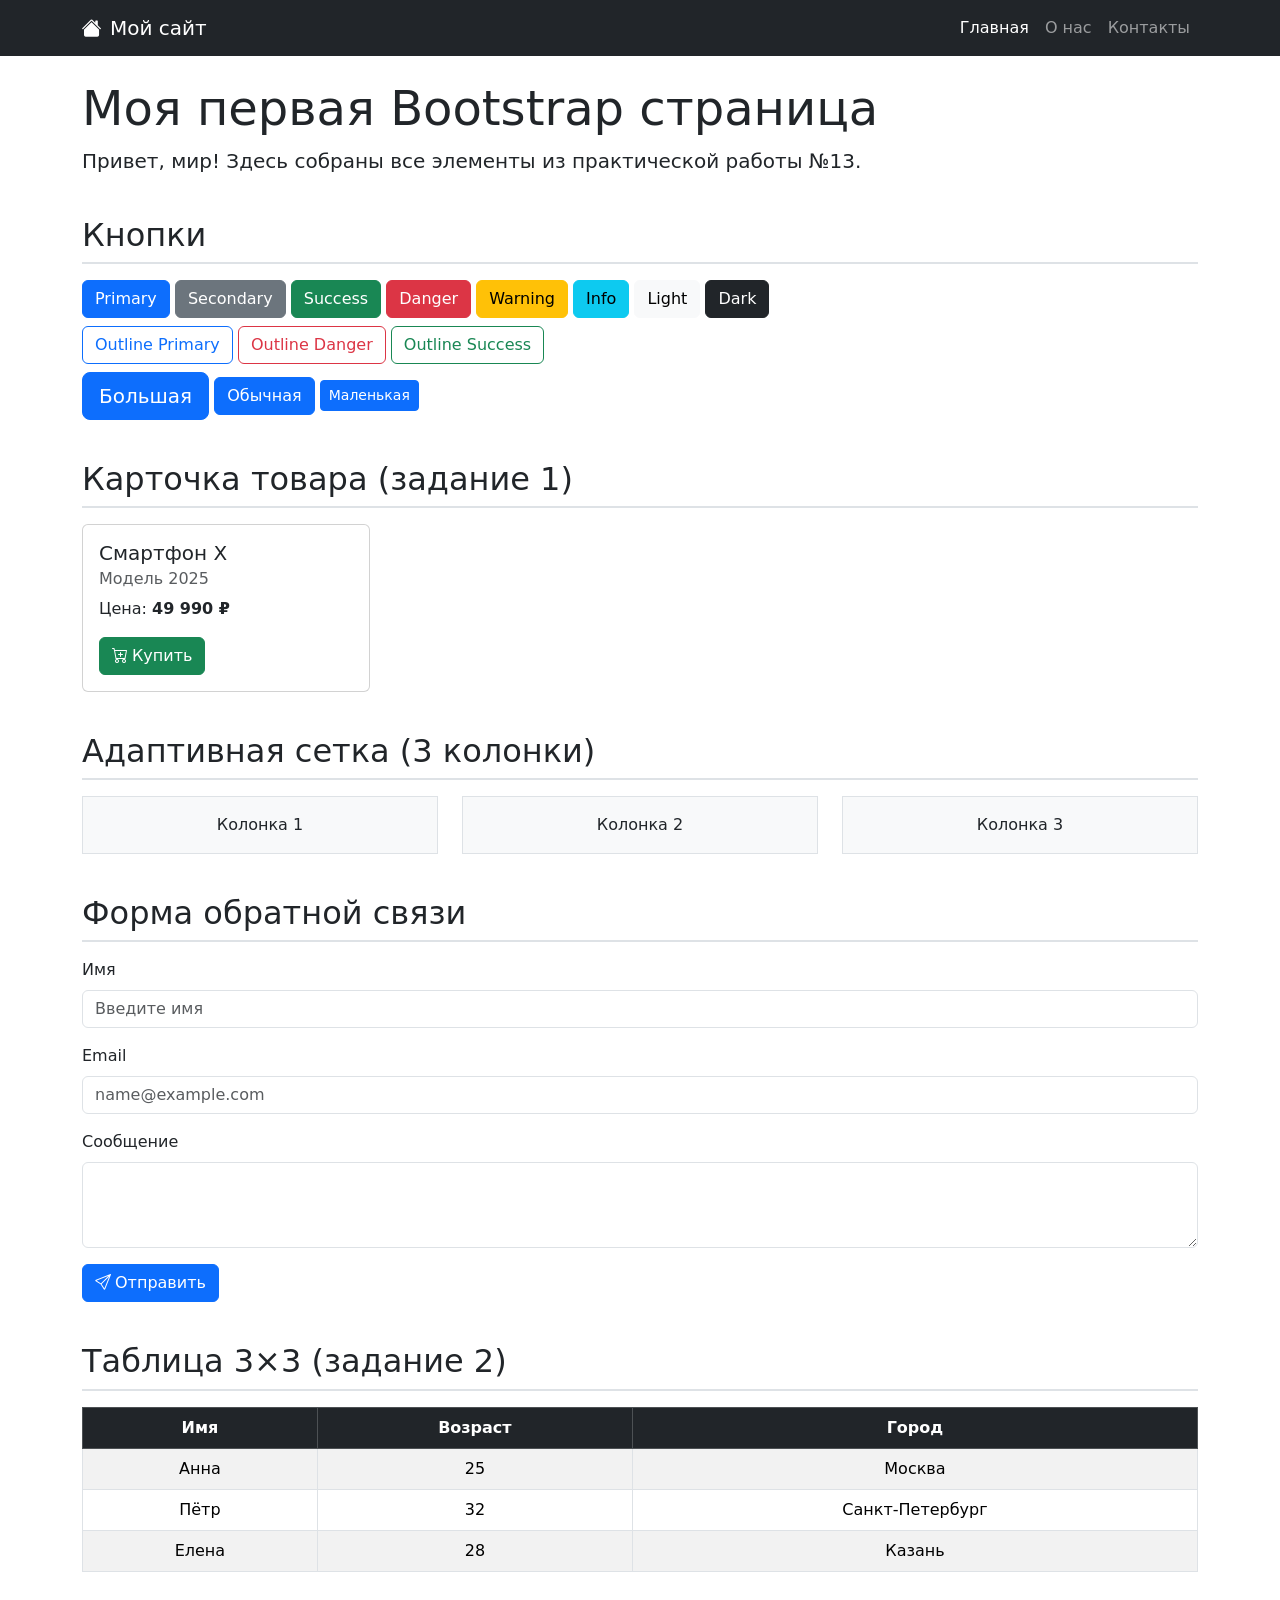
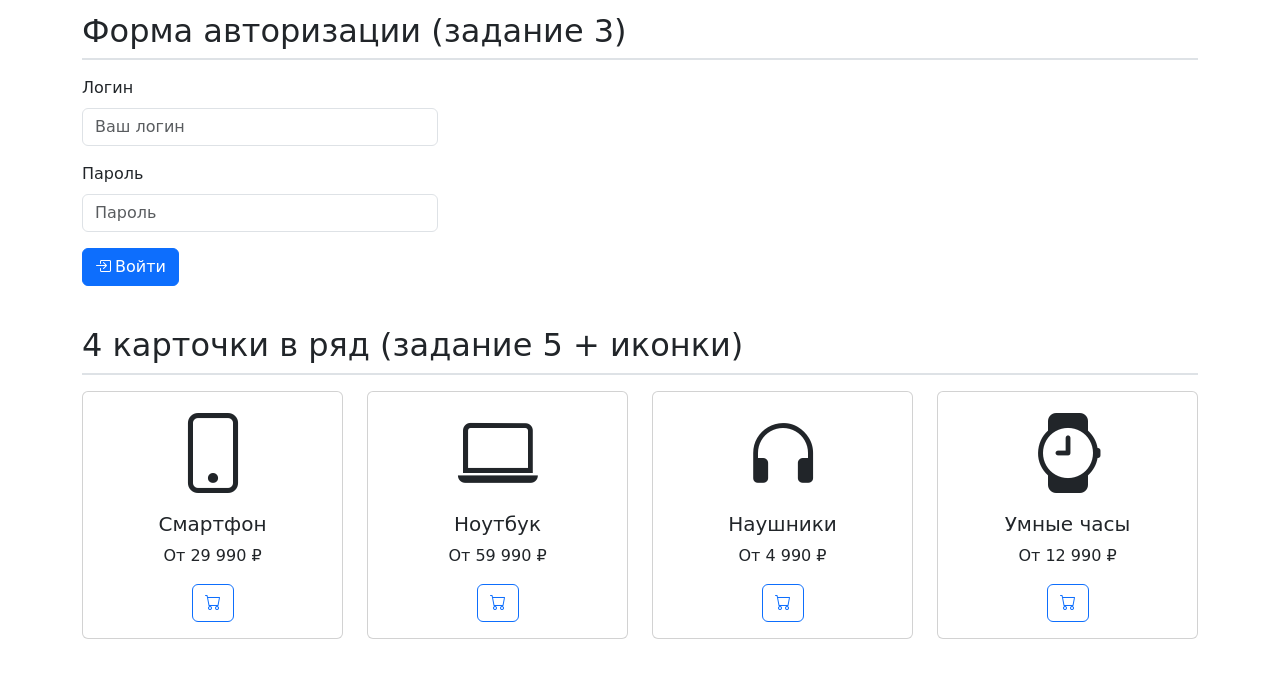
<file: bootstrap-sandbox/index.html>
<!DOCTYPE html>
<html lang="ru">
<head>
    <meta charset="UTF-8">
    <meta name="viewport" content="width=device-width, initial-scale=1.0">
    <title>Bootstrap песочница</title>
    <!-- Bootstrap CSS -->
    <link href="https://cdn.jsdelivr.net/npm/bootstrap@5.3.0/dist/css/bootstrap.min.css" rel="stylesheet">
    <!-- Bootstrap Icons (для задания 4) -->
    <link rel="stylesheet" href="https://cdn.jsdelivr.net/npm/bootstrap-icons@1.10.5/font/bootstrap-icons.css">
    <!-- Небольшие собственные стили (для красоты) -->
    <style>
        body { padding-bottom: 2rem; }
        .section-title { margin-top: 2.5rem; margin-bottom: 1rem; border-bottom: 2px solid #dee2e6; padding-bottom: 0.5rem; }
        .card-img-top { height: 150px; object-fit: cover; background: #f8f9fa; }
        .table-example td, .table-example th { text-align: center; }
    </style>
</head>
<body>



<!-- ====== Шаг 7. НАВИГАЦИОННАЯ ПАНЕЛЬ ====== -->
<nav class="navbar navbar-expand-lg bg-dark navbar-dark">
    <div class="container">
        <a class="navbar-brand" href="#"><i class="bi bi-house-fill me-2"></i>Мой сайт</a>
        <button class="navbar-toggler" type="button" data-bs-toggle="collapse" data-bs-target="#navbarNav">
            <span class="navbar-toggler-icon"></span>
        </button>
        <div class="collapse navbar-collapse" id="navbarNav">
            <ul class="navbar-nav ms-auto">
                <li class="nav-item"><a class="nav-link active" href="#">Главная</a></li>
                <li class="nav-item"><a class="nav-link" href="#">О нас</a></li>
                <li class="nav-item"><a class="nav-link" href="#">Контакты</a></li>
            </ul>
        </div>
    </div>
</nav>

<div class="container mt-4">


    <!-- ====== Шаг 2. ЗАГОЛОВОК ====== -->
    <h1 class="display-5">Моя первая Bootstrap страница</h1>
    <p class="lead">Привет, мир! Здесь собраны все элементы из практической работы №13.</p>




    <!-- ============================================================ -->
    <!-- ====== Шаг 3. КНОПКИ ====== -->
    <h2 class="section-title">Кнопки</h2>
    <div>
        <button class="btn btn-primary">Primary</button>
        <button class="btn btn-secondary">Secondary</button>
        <button class="btn btn-success">Success</button>
        <button class="btn btn-danger">Danger</button>
        <button class="btn btn-warning">Warning</button>
        <button class="btn btn-info">Info</button>
        <button class="btn btn-light">Light</button>
        <button class="btn btn-dark">Dark</button>
    </div>
    <div class="mt-2">
        <button class="btn btn-outline-primary">Outline Primary</button>
        <button class="btn btn-outline-danger">Outline Danger</button>
        <button class="btn btn-outline-success">Outline Success</button>
    </div>
    <div class="mt-2">
        <button class="btn btn-primary btn-lg">Большая</button>
        <button class="btn btn-primary">Обычная</button>
        <button class="btn btn-primary btn-sm">Маленькая</button>
    </div>




    <!-- ============================================================ -->
    <!-- ====== ЗАДАНИЕ 1 – Карточка товара ====== -->
    <h2 class="section-title">Карточка товара (задание 1)</h2>
    <div class="card" style="width: 18rem;">
        <div class="card-body">
            <h5 class="card-title">Смартфон X</h5>
            <h6 class="card-subtitle text-muted">Модель 2025</h6>
            <p class="card-text mt-2">Цена: <strong>49 990 ₽</strong></p>
            <a href="#" class="btn btn-success"><i class="bi bi-cart-plus me-1"></i>Купить</a>
        </div>
    </div>




    <!-- ============================================================ -->
    <!-- ====== Шаг 5. АДАПТИВНАЯ СЕТКА ====== -->
    <h2 class="section-title">Адаптивная сетка (3 колонки)</h2>
    <div class="row">
        <div class="col-md-4"><div class="bg-light p-3 border text-center">Колонка 1</div></div>
        <div class="col-md-4"><div class="bg-light p-3 border text-center">Колонка 2</div></div>
        <div class="col-md-4"><div class="bg-light p-3 border text-center">Колонка 3</div></div>
    </div>



    <!-- ============================================================ -->
    <!-- ====== Шаг 6. ФОРМА ОБРАТНОЙ СВЯЗИ ====== -->
    <h2 class="section-title">Форма обратной связи</h2>
    <form>
        <div class="mb-3">
            <label for="name" class="form-label">Имя</label>
            <input type="text" class="form-control" id="name" placeholder="Введите имя">
        </div>
        <div class="mb-3">
            <label for="email" class="form-label">Email</label>
            <input type="email" class="form-control" id="email" placeholder="name@example.com">
        </div>
        <div class="mb-3">
            <label for="message" class="form-label">Сообщение</label>
            <textarea class="form-control" id="message" rows="3"></textarea>
        </div>
        <button type="submit" class="btn btn-primary"><i class="bi bi-send me-1"></i>Отправить</button>
    </form>



    <!-- ============================================================ -->
    <!-- ====== ЗАДАНИЕ 2 – Таблица 3×3 ====== -->
    <h2 class="section-title">Таблица 3×3 (задание 2)</h2>
    <table class="table table-striped table-bordered table-example">
        <thead class="table-dark">
            <tr><th>Имя</th><th>Возраст</th><th>Город</th></tr>
        </thead>
        <tbody>
            <tr><td>Анна</td><td>25</td><td>Москва</td></tr>
            <tr><td>Пётр</td><td>32</td><td>Санкт-Петербург</td></tr>
            <tr><td>Елена</td><td>28</td><td>Казань</td></tr>
        </tbody>
    </table>



    <!-- ============================================================ -->
    <!-- ====== ЗАДАНИЕ 3 – Форма авторизации ====== -->
    <h2 class="section-title">Форма авторизации (задание 3)</h2>
    <div class="row">
        <div class="col-md-6 col-lg-4">
            <form>
                <div class="mb-3">
                    <label for="login" class="form-label">Логин</label>
                    <input type="text" class="form-control" id="login" placeholder="Ваш логин">
                </div>
                <div class="mb-3">
                    <label for="password" class="form-label">Пароль</label>
                    <input type="password" class="form-control" id="password" placeholder="Пароль">
                </div>
                <button type="submit" class="btn btn-primary"><i class="bi bi-box-arrow-in-right me-1"></i>Войти</button>
            </form>
        </div>
    </div>



    <!-- ============================================================ -->
    <!-- ====== ЗАДАНИЕ 5 – 4 карточки в ряд (с иконками) ====== -->
    <h2 class="section-title">4 карточки в ряд (задание 5 + иконки)</h2>
    <div class="row">
        <!-- Карточка 1 -->
        <div class="col-sm-6 col-md-3 mb-4">
            <div class="card h-100">
                <div class="card-body text-center">
                    <i class="bi bi-phone display-1"></i>
                    <h5 class="card-title mt-2">Смартфон</h5>
                    <p class="card-text">От 29 990 ₽</p>
                    <a href="#" class="btn btn-outline-primary"><i class="bi bi-cart"></i></a>
                </div>
            </div>
        </div>
        <!-- Карточка 2 -->
        <div class="col-sm-6 col-md-3 mb-4">
            <div class="card h-100">
                <div class="card-body text-center">
                    <i class="bi bi-laptop display-1"></i>
                    <h5 class="card-title mt-2">Ноутбук</h5>
                    <p class="card-text">От 59 990 ₽</p>
                    <a href="#" class="btn btn-outline-primary"><i class="bi bi-cart"></i></a>
                </div>
            </div>
        </div>
        <!-- Карточка 3 -->
        <div class="col-sm-6 col-md-3 mb-4">
            <div class="card h-100">
                <div class="card-body text-center">
                    <i class="bi bi-headphones display-1"></i>
                    <h5 class="card-title mt-2">Наушники</h5>
                    <p class="card-text">От 4 990 ₽</p>
                    <a href="#" class="btn btn-outline-primary"><i class="bi bi-cart"></i></a>
                </div>
            </div>
        </div>
        <!-- Карточка 4 -->
        <div class="col-sm-6 col-md-3 mb-4">
            <div class="card h-100">
                <div class="card-body text-center">
                    <i class="bi bi-watch display-1"></i>
                    <h5 class="card-title mt-2">Умные часы</h5>
                    <p class="card-text">От 12 990 ₽</p>
                    <a href="#" class="btn btn-outline-primary"><i class="bi bi-cart"></i></a>
                </div>
            </div>
        </div>
    </div>

</div> <!-- /container -->


<!-- Bootstrap JS (для работы навигационного меню на мобильных) -->
<script src="https://cdn.jsdelivr.net/npm/bootstrap@5.3.0/dist/js/bootstrap.bundle.min.js"></script>
</body>
</html>
</file>
